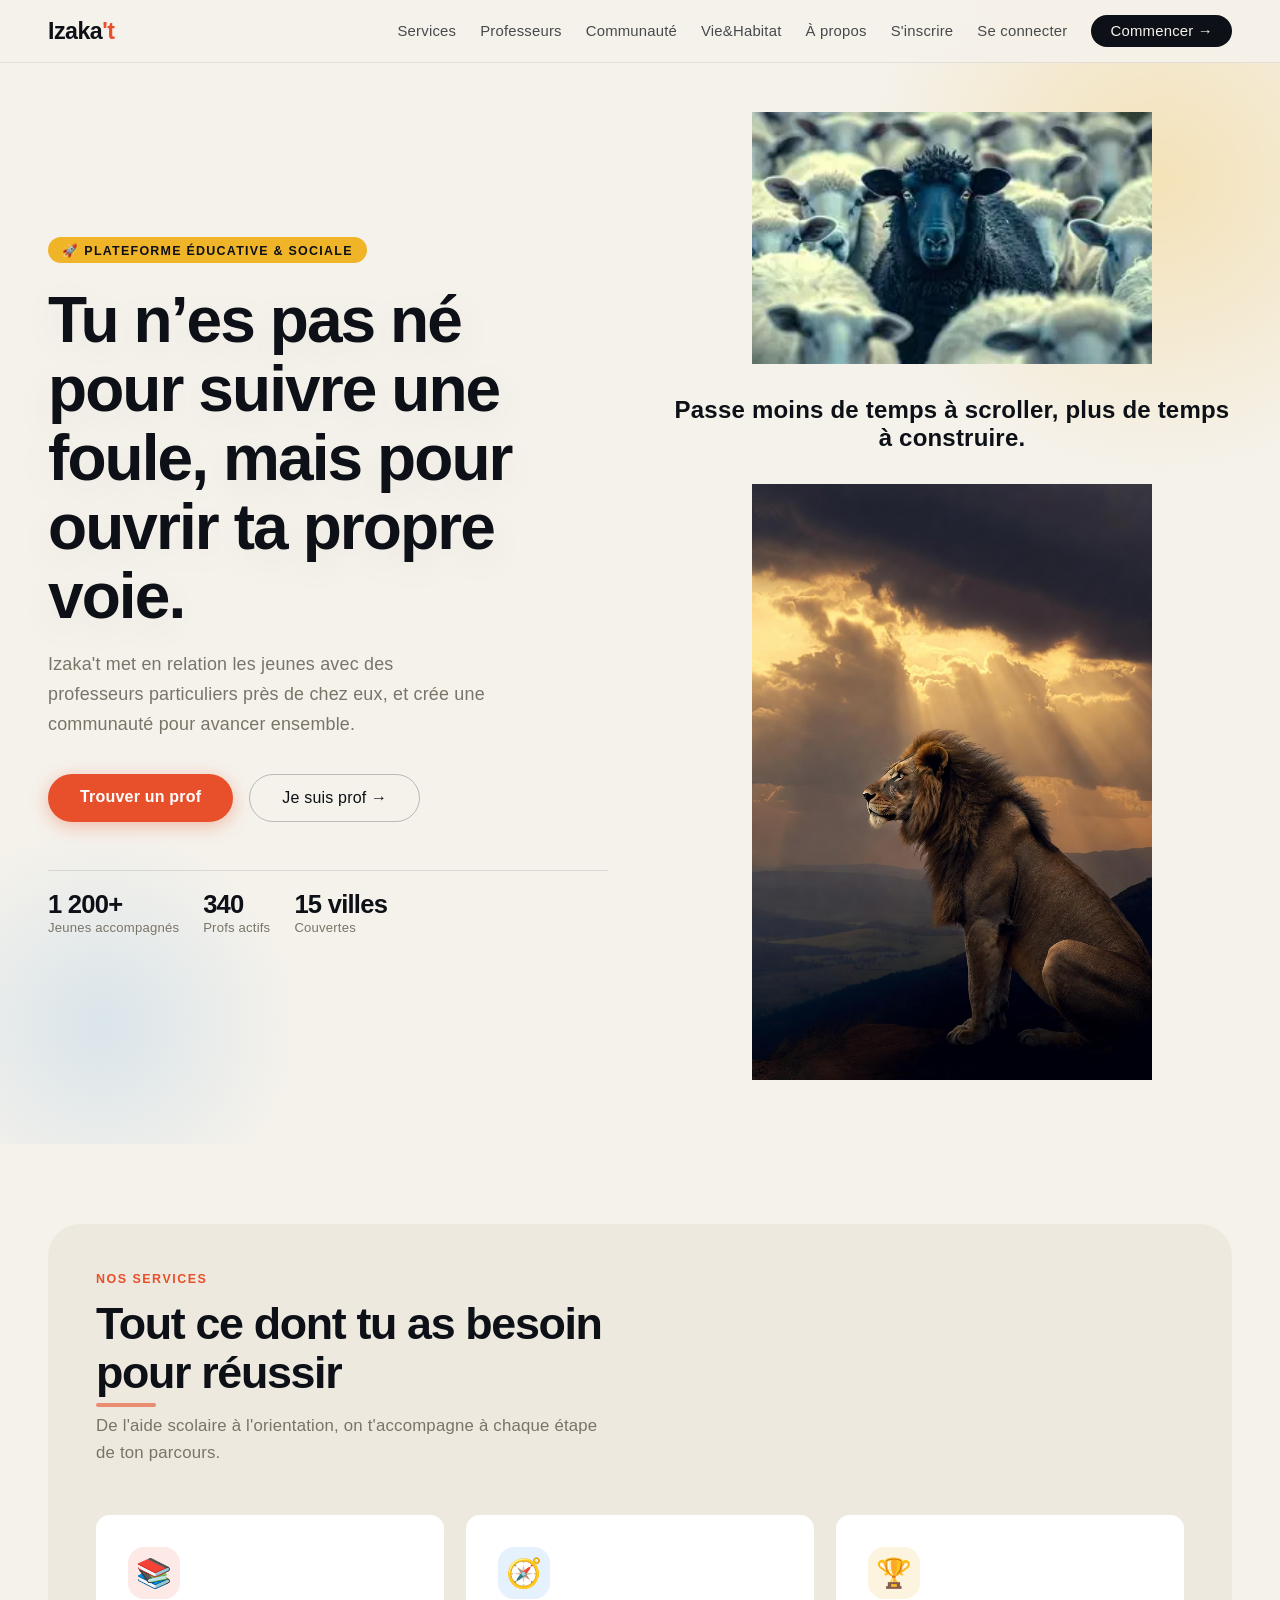
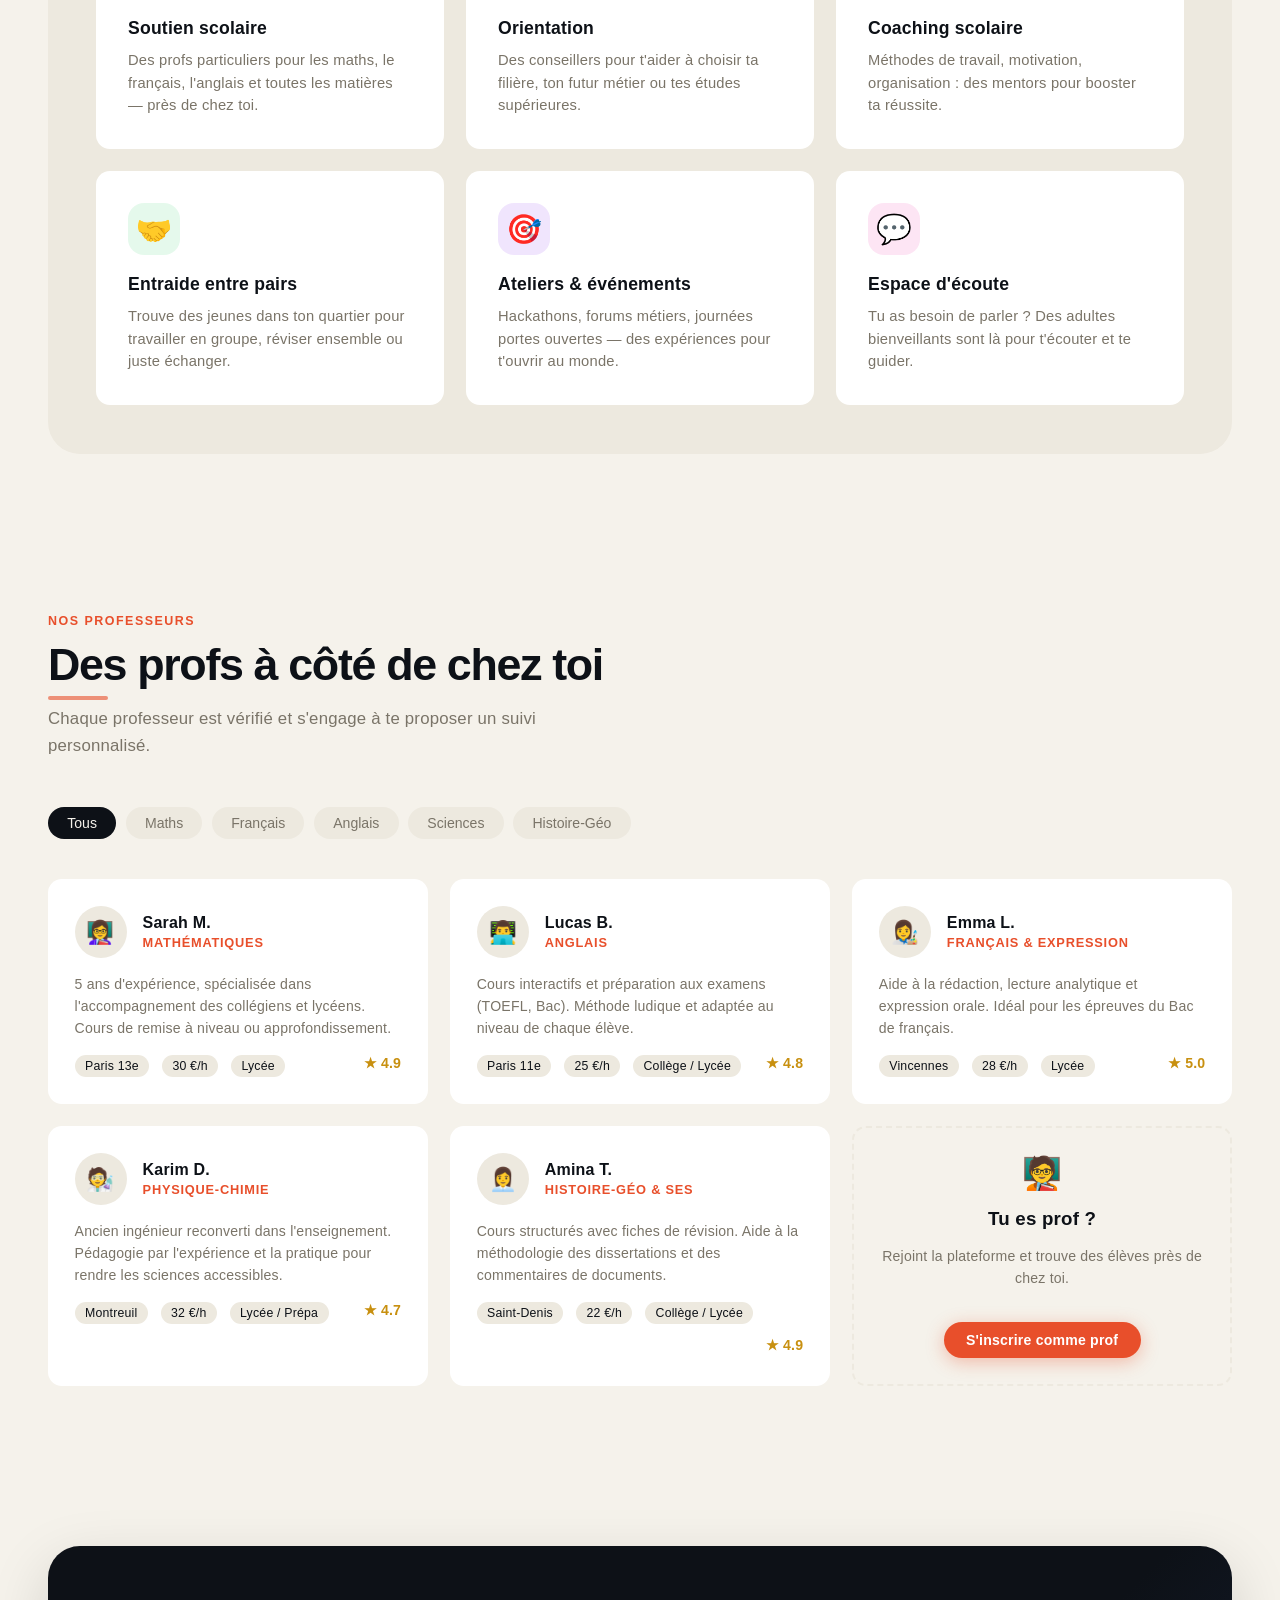
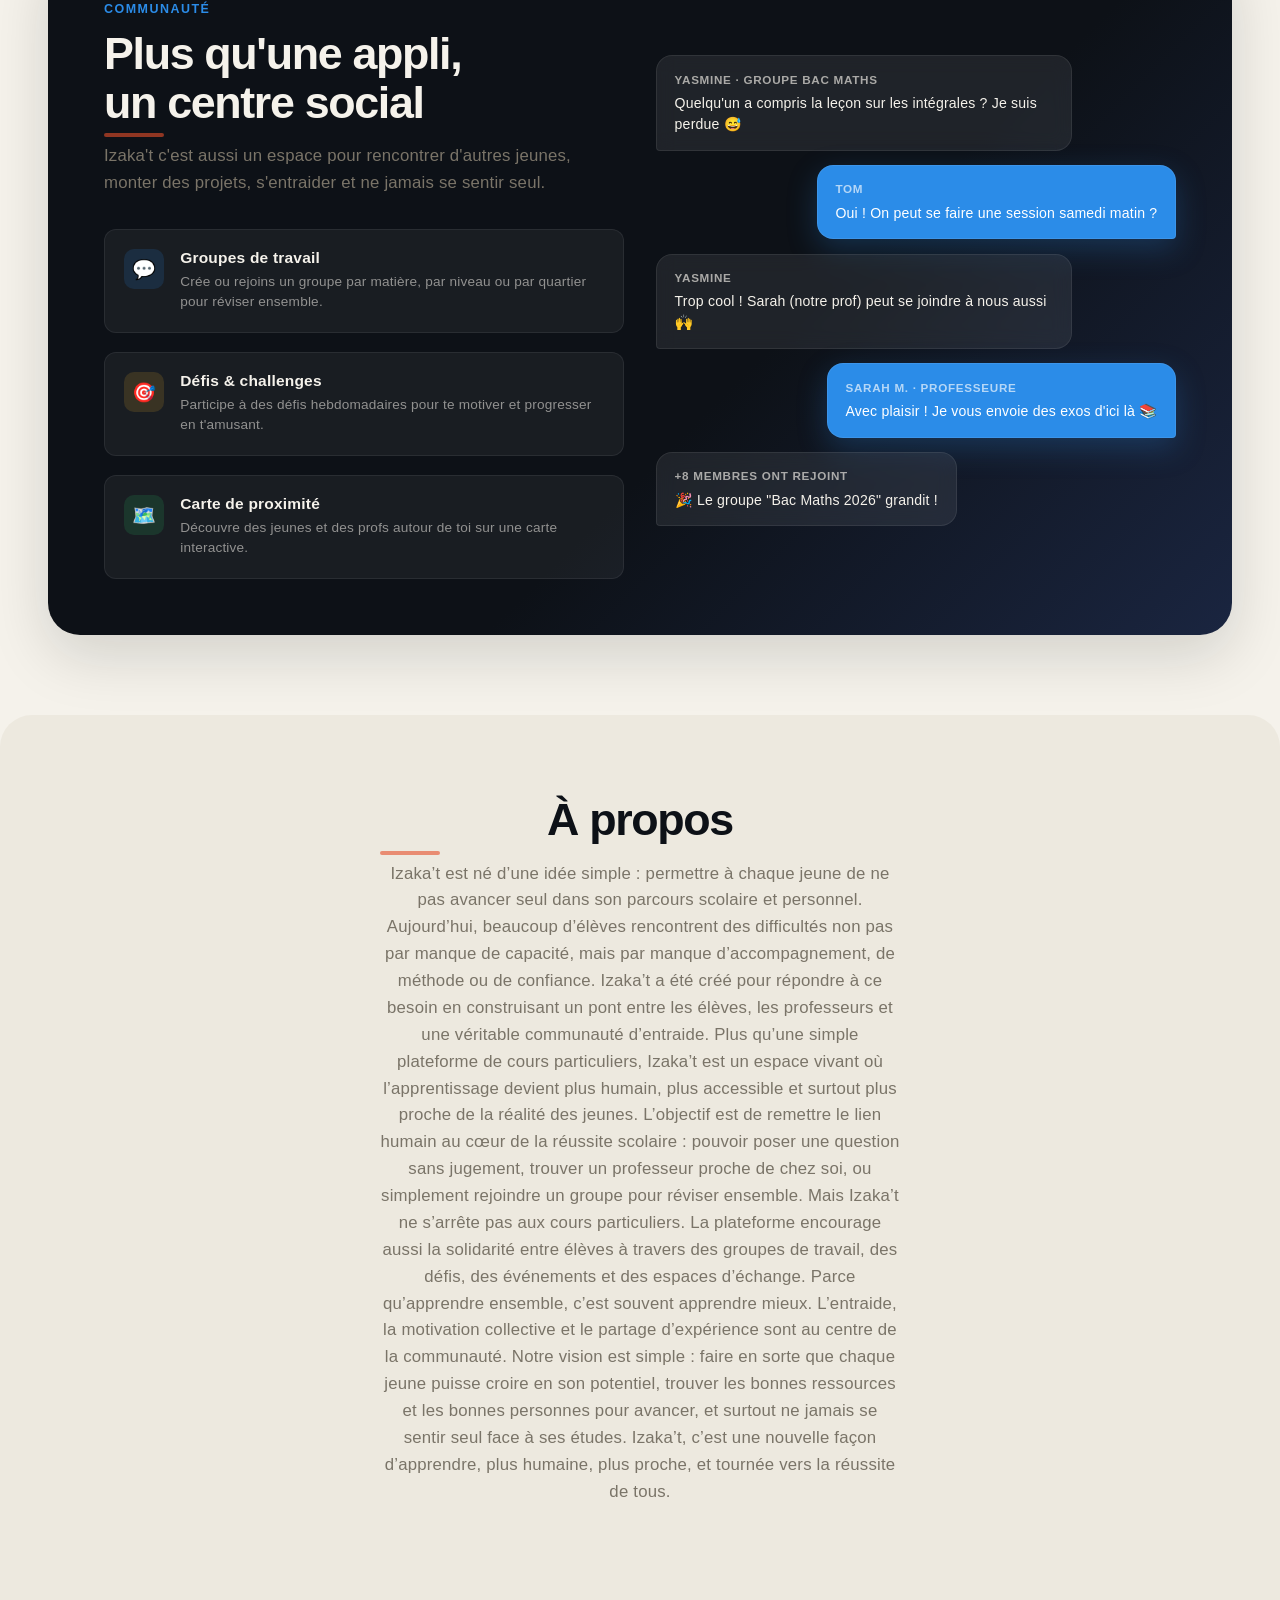
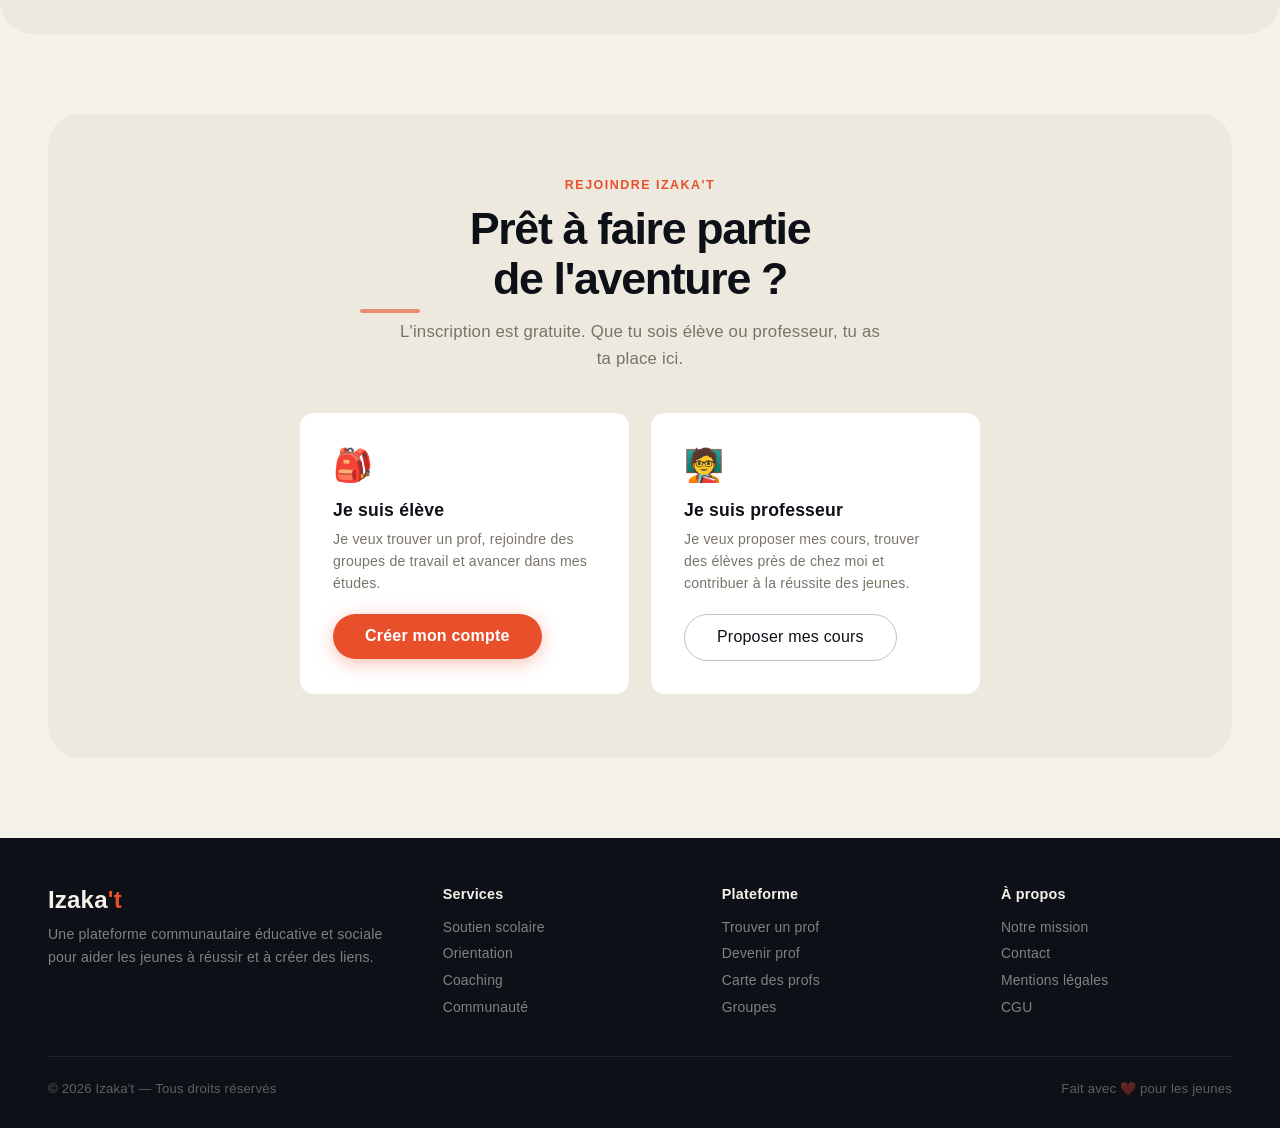
<file: index.html>
<!DOCTYPE html>
<html lang="fr">
    <head>
        
        <meta charset="UTF-8">
        <meta name="viewport" content="width=device-width, initial-scale=1.0">
        <title>Izaka't — Réussir ensemble</title>
        <link rel="stylesheet" href="css/style.css">
        

    </head>
<body>

<!-- ── NAV ── -->
<nav>
  <a href="#" class="nav-logo">Izaka<span>'t</span></a>
  
  <button class="menu-btn">☰</button>

  <ul class="nav-links">
    <li><a href="#services">Services</a></li>
    <li><a href="#profs">Professeurs</a></li>
    <li><a href="#communaute">Communauté</a></li>
    <li><a href="vieethabitat.html">Vie&amp;Habitat</a></li>
    <li><a href="#about">À propos</a></li>
    <li><a href="register.html">S'inscrire</a></li>
    <li><a href="login.html">Se connecter</a></li>
    <li><a href="#rejoindre" class="nav-cta">Commencer →</a></li>
  </ul>
</nav>

<!-- ── HERO ── -->
<section class="hero">
  <div class="hero-blob"></div>
  <div class="hero-blob2"></div>

  <div class="hero-text">
    <span class="hero-badge">🚀 Plateforme éducative &amp; sociale</span>
    <h1>
        Tu n’es pas né pour suivre une foule, mais pour ouvrir ta propre voie.
    </h1>
    <p>
      Izaka't met en relation les jeunes avec des professeurs particuliers
      près de chez eux, et crée une communauté pour avancer ensemble.
    </p>
            <div class="hero-actions">
                <a href="#profs" class="btn-primary">
                    Trouver un prof
                </a>
                <a href="#rejoindre" class="btn-secondary">
                    Je suis prof →
                </a>
            </div>
            <div class="stats-bar">
                <div class="stat">
                    <span class="stat-num">1 200+</span>
                    <span class="stat-label">Jeunes accompagnés</span>
                </div>
                <div class="stat">
                    <span class="stat-num">340</span>
                    <span class="stat-label">Profs actifs</span>
                </div>
                <div class="stat">
        <span class="stat-num">15 villes</span>
        <span class="stat-label">Couvertes</span>
                </div>
    </div>
  </div>
      <div class="hero-visual">
      <div class="hero-images">
        <img src="img/mouton.webp" alt="mouton">
      </div>

      <h2>Passe moins de temps à scroller, plus de temps à construire.</h2>

      <div class="hero-images">
        <img src="img/Lion2.jpg" alt="mouton">
      </div>
    </div>
      
</section>


<!-- ── SERVICES ── -->
<section id="services">
  <div class="services-bg" style="padding: 3rem;">
    <div class="section-header">
      <p class="section-label">Nos services</p>
      <h2 class="section-title">Tout ce dont tu as besoin<br>pour réussir</h2>
      <p class="section-sub">De l'aide scolaire à l'orientation, on t'accompagne à chaque étape de ton parcours.</p>
    </div>
    <div class="services-grid">
      <div class="service-card" style="opacity: 1; transform: translateY(0px); transition: opacity 0.5s, transform 0.5s;">
        <div class="service-icon icon-orange">📚</div>
        <h3>Soutien scolaire</h3>
        <p>Des profs particuliers pour les maths, le français, l'anglais et toutes les matières — près de chez toi.</p>
      </div>
      <div class="service-card" style="opacity: 1; transform: translateY(0px); transition: opacity 0.5s, transform 0.5s;">
        <div class="service-icon icon-blue">🧭</div>
        <h3>Orientation</h3>
        <p>Des conseillers pour t'aider à choisir ta filière, ton futur métier ou tes études supérieures.</p>
      </div>
      <div class="service-card" style="opacity: 1; transform: translateY(0px); transition: opacity 0.5s, transform 0.5s;">
        <div class="service-icon icon-gold">🏆</div>
        <h3>Coaching scolaire</h3>
        <p>Méthodes de travail, motivation, organisation : des mentors pour booster ta réussite.</p>
      </div>
      <div class="service-card" style="opacity: 1; transform: translateY(0px); transition: opacity 0.5s, transform 0.5s;">
        <div class="service-icon icon-green">🤝</div>
        <h3>Entraide entre pairs</h3>
        <p>Trouve des jeunes dans ton quartier pour travailler en groupe, réviser ensemble ou juste échanger.</p>
      </div>
      <div class="service-card" style="opacity: 1; transform: translateY(0px); transition: opacity 0.5s, transform 0.5s;">
        <div class="service-icon icon-purple">🎯</div>
        <h3>Ateliers &amp; événements</h3>
        <p>Hackathons, forums métiers, journées portes ouvertes — des expériences pour t'ouvrir au monde.</p>
      </div>
      <div class="service-card" style="opacity: 1; transform: translateY(0px); transition: opacity 0.5s, transform 0.5s;">
        <div class="service-icon icon-pink">💬</div>
        <h3>Espace d'écoute</h3>
        <p>Tu as besoin de parler ? Des adultes bienveillants sont là pour t'écouter et te guider.</p>
      </div>
    </div>
  </div>
</section>


<!-- ── PROFESSEURS ── -->
<section id="profs">
  <div class="section-header">
    <p class="section-label">Nos professeurs</p>
    <h2 class="section-title">Des profs à côté de chez toi</h2>
    <p class="section-sub">Chaque professeur est vérifié et s'engage à te proposer un suivi personnalisé.</p>
  </div>
  <div class="profs-tabs">
    <button class="tab-btn active">Tous</button>
    <button class="tab-btn">Maths</button>
    <button class="tab-btn">Français</button>
    <button class="tab-btn">Anglais</button>
    <button class="tab-btn">Sciences</button>
    <button class="tab-btn">Histoire-Géo</button>
  </div>
  <div class="profs-grid">
    <div class="prof-card" style="opacity: 1; transform: translateY(0px); transition: opacity 0.5s, transform 0.5s;">
      <div class="prof-header">
        <div class="prof-avatar">👩‍🏫</div>
        <div class="prof-info">
          <h3>Sarah M.</h3>
          <div class="prof-subject">Mathématiques</div>
        </div>
      </div>
      <p>5 ans d'expérience, spécialisée dans l'accompagnement des collégiens et lycéens. Cours de remise à niveau ou approfondissement.</p>
      <div class="prof-meta">
        <span class="prof-tag">Paris 13e</span>
        <span class="prof-tag">30 €/h</span>
        <span class="prof-tag">Lycée</span>
        <span class="prof-rating">★ 4.9</span>
      </div>
    </div>
    <div class="prof-card" style="opacity: 1; transform: translateY(0px); transition: opacity 0.5s, transform 0.5s;">
      <div class="prof-header">
        <div class="prof-avatar">👨‍💻</div>
        <div class="prof-info">
          <h3>Lucas B.</h3>
          <div class="prof-subject">Anglais</div>
        </div>
      </div>
      <p>Cours interactifs et préparation aux examens (TOEFL, Bac). Méthode ludique et adaptée au niveau de chaque élève.</p>
      <div class="prof-meta">
        <span class="prof-tag">Paris 11e</span>
        <span class="prof-tag">25 €/h</span>
        <span class="prof-tag">Collège / Lycée</span>
        <span class="prof-rating">★ 4.8</span>
      </div>
    </div>
    <div class="prof-card" style="opacity: 1; transform: translateY(0px); transition: opacity 0.5s, transform 0.5s;">
      <div class="prof-header">
        <div class="prof-avatar">👩‍🎨</div>
        <div class="prof-info">
          <h3>Emma L.</h3>
          <div class="prof-subject">Français &amp; Expression</div>
        </div>
      </div>
      <p>Aide à la rédaction, lecture analytique et expression orale. Idéal pour les épreuves du Bac de français.</p>
      <div class="prof-meta">
        <span class="prof-tag">Vincennes</span>
        <span class="prof-tag">28 €/h</span>
        <span class="prof-tag">Lycée</span>
        <span class="prof-rating">★ 5.0</span>
      </div>
    </div>
    <div class="prof-card" style="opacity: 1; transform: translateY(0px); transition: opacity 0.5s, transform 0.5s;">
      <div class="prof-header">
        <div class="prof-avatar">🧑‍🔬</div>
        <div class="prof-info">
          <h3>Karim D.</h3>
          <div class="prof-subject">Physique-Chimie</div>
        </div>
      </div>
      <p>Ancien ingénieur reconverti dans l'enseignement. Pédagogie par l'expérience et la pratique pour rendre les sciences accessibles.</p>
      <div class="prof-meta">
        <span class="prof-tag">Montreuil</span>
        <span class="prof-tag">32 €/h</span>
        <span class="prof-tag">Lycée / Prépa</span>
        <span class="prof-rating">★ 4.7</span>
      </div>
    </div>
    <div class="prof-card" style="opacity: 1; transform: translateY(0px); transition: opacity 0.5s, transform 0.5s;">
      <div class="prof-header">
        <div class="prof-avatar">👩‍💼</div>
        <div class="prof-info">
          <h3>Amina T.</h3>
          <div class="prof-subject">Histoire-Géo &amp; SES</div>
        </div>
      </div>
      <p>Cours structurés avec fiches de révision. Aide à la méthodologie des dissertations et des commentaires de documents.</p>
      <div class="prof-meta">
        <span class="prof-tag">Saint-Denis</span>
        <span class="prof-tag">22 €/h</span>
        <span class="prof-tag">Collège / Lycée</span>
        <span class="prof-rating">★ 4.9</span>
      </div>
    </div>
    <div class="prof-card" style="display: flex; align-items: center; justify-content: center; flex-direction: column; gap: 1rem; border: 2px dashed var(--cream); background: transparent; text-align: center; opacity: 1; transform: translateY(0px); transition: opacity 0.5s, transform 0.5s;">
      <div style="font-size:2rem;">🧑‍🏫</div>
      <h3 style="font-family:'Syne',sans-serif;font-weight:700;">Tu es prof ?</h3>
      <p style="font-size:.88rem;color:var(--muted);">Rejoint la plateforme et trouve des élèves près de chez toi.</p>
      <a href="#rejoindre" class="btn-primary" style="font-size:.88rem;padding:.65rem 1.4rem;">S'inscrire comme prof</a>
    </div>
  </div>
</section>

<!-- ── COMMUNAUTÉ ── -->
<section id="communaute">
  <div class="community" style="padding:3.5rem;">
    <div class="community-grid">
      <div>
        <p class="section-label">Communauté</p>
        <h2 class="section-title">Plus qu'une appli,<br>un centre social</h2>
        <p class="section-sub" style="margin-bottom:2rem;">Izaka't c'est aussi un espace pour rencontrer d'autres jeunes, monter des projets, s'entraider et ne jamais se sentir seul.</p>
        <div class="community-features">
          <div class="comm-feat" style="opacity: 1; transform: translateY(0px); transition: opacity 0.5s, transform 0.5s;">
            <div class="comm-feat-icon" style="background:rgba(43,140,232,.15);">💬</div>
            <div>
              <h4>Groupes de travail</h4>
              <p>Crée ou rejoins un groupe par matière, par niveau ou par quartier pour réviser ensemble.</p>
            </div>
          </div>
          <div class="comm-feat" style="opacity: 1; transform: translateY(0px); transition: opacity 0.5s, transform 0.5s;">
            <div class="comm-feat-icon" style="background:rgba(240,180,41,.15);">🎯</div>
            <div>
              <h4>Défis &amp; challenges</h4>
              <p>Participe à des défis hebdomadaires pour te motiver et progresser en t'amusant.</p>
            </div>
          </div>
          <div class="comm-feat" style="opacity: 1; transform: translateY(0px); transition: opacity 0.5s, transform 0.5s;">
            <div class="comm-feat-icon" style="background:rgba(43,200,100,.15);">🗺️</div>
            <div>
              <h4>Carte de proximité</h4>
              <p>Découvre des jeunes et des profs autour de toi sur une carte interactive.</p>
            </div>
          </div>
        </div>
      </div>
      <div class="community-visual">
        <div class="chat-bubble-demo">
          <div class="bubble left" style="animation-delay:.1s">
            <div class="bubble-name">Yasmine · Groupe Bac Maths</div>
            Quelqu'un a compris la leçon sur les intégrales ? Je suis perdue 😅
          </div>
          <div class="bubble right" style="animation-delay:.4s">
            <div class="bubble-name">Tom</div>
            Oui ! On peut se faire une session samedi matin ?
          </div>
          <div class="bubble left" style="animation-delay:.7s">
            <div class="bubble-name">Yasmine</div>
            Trop cool ! Sarah (notre prof) peut se joindre à nous aussi 🙌
          </div>
          <div class="bubble right" style="animation-delay:1s">
            <div class="bubble-name">Sarah M. · Professeure</div>
            Avec plaisir ! Je vous envoie des exos d'ici là 📚
          </div>
          <div class="bubble left" style="animation-delay:1.3s">
            <div class="bubble-name">+8 membres ont rejoint</div>
            🎉 Le groupe "Bac Maths 2026" grandit !
          </div>
        </div>
      </div>
    </div>
  </div>
</section>

<!-- ── A PROPOS ── -->
<section id="about" class="about services-bg">
  
  <div class="section-header">
    <h2 class="section-title">À propos</h2>
    <p class="section-sub">
      Izaka’t est né d’une idée simple : permettre à chaque jeune de ne pas avancer seul dans son parcours scolaire et personnel. Aujourd’hui, beaucoup d’élèves rencontrent des difficultés non pas par manque de capacité, mais par manque d’accompagnement, de méthode ou de confiance. Izaka’t a été créé pour répondre à ce besoin en construisant un pont entre les élèves, les professeurs et une véritable communauté d’entraide.
Plus qu’une simple plateforme de cours particuliers, Izaka’t est un espace vivant où l’apprentissage devient plus humain, plus accessible et surtout plus proche de la réalité des jeunes. L’objectif est de remettre le lien humain au cœur de la réussite scolaire : pouvoir poser une question sans jugement, trouver un professeur proche de chez soi, ou simplement rejoindre un groupe pour réviser ensemble.
Mais Izaka’t ne s’arrête pas aux cours particuliers. La plateforme encourage aussi la solidarité entre élèves à travers des groupes de travail, des défis, des événements et des espaces d’échange. Parce qu’apprendre ensemble, c’est souvent apprendre mieux. L’entraide, la motivation collective et le partage d’expérience sont au centre de la communauté.
Notre vision est simple : faire en sorte que chaque jeune puisse croire en son potentiel, trouver les bonnes ressources et les bonnes personnes pour avancer, et surtout ne jamais se sentir seul face à ses études. Izaka’t, c’est une nouvelle façon d’apprendre, plus humaine, plus proche, et tournée vers la réussite de tous.
    </p>
  </div>

</section>

<!-- ── REJOINDRE ── -->
<section id="rejoindre">
  <div class="join" style="padding:4rem 3rem;">
    <p class="section-label">Rejoindre Izaka't</p>
    <h2 class="section-title">Prêt à faire partie<br>de l'aventure ?</h2>
    <p class="section-sub">L'inscription est gratuite. Que tu sois élève ou professeur, tu as ta place ici.</p>
    <div class="join-cards">
      <div class="join-card">
        <div class="join-card-icon">🎒</div>
        <h3>Je suis élève</h3>
        <p>Je veux trouver un prof, rejoindre des groupes de travail et avancer dans mes études.</p>
        <a href="register.html" class="btn-primary">Créer mon compte</a>
      </div>
      <div class="join-card">
        <div class="join-card-icon">🧑‍🏫</div>
        <h3>Je suis professeur</h3>
        <p>Je veux proposer mes cours, trouver des élèves près de chez moi et contribuer à la réussite des jeunes.</p>
        <a href="#" class="btn-secondary">Proposer mes cours</a>
      </div>
    </div>
  </div>
</section>

<!-- ── FOOTER ── -->
<footer>
  <div class="footer-inner">
    <div>
      <div class="footer-logo">Izaka<span>'t</span></div>
      <p class="footer-desc">Une plateforme communautaire éducative et sociale pour aider les jeunes à réussir et à créer des liens.</p>
    </div>
    <div class="footer-col">
      <h5>Services</h5>
      <ul>
        <li><a href="#">Soutien scolaire</a></li>
        <li><a href="#">Orientation</a></li>
        <li><a href="#">Coaching</a></li>
        <li><a href="#">Communauté</a></li>
      </ul>
    </div>
    <div class="footer-col">
      <h5>Plateforme</h5>
      <ul>
        <li><a href="#">Trouver un prof</a></li>
        <li><a href="#">Devenir prof</a></li>
        <li><a href="#">Carte des profs</a></li>
        <li><a href="#">Groupes</a></li>
      </ul>
    </div>
    <div class="footer-col">
      <h5>À propos</h5>
      <ul>
        <li><a href="#">Notre mission</a></li>
        <li><a href="#">Contact</a></li>
        <li><a href="#">Mentions légales</a></li>
        <li><a href="#">CGU</a></li>
      </ul>
    </div>
  </div>
  <div class="footer-bottom">
    <span>© 2026 Izaka't — Tous droits réservés</span>
    <span>Fait avec ❤️ pour les jeunes</span>
  </div>
</footer>

<script>
  // Tabs filter (UX only, pas de filtre réel)
  document.querySelectorAll('.tab-btn').forEach(btn => {
    btn.addEventListener('click', () => {
      document.querySelectorAll('.tab-btn').forEach(b => b.classList.remove('active'));
      btn.classList.add('active');
    });
  });

  // Scroll reveal léger
  const observer = new IntersectionObserver(entries => {
    entries.forEach(e => {
      if (e.isIntersecting) {
        e.target.style.opacity = '1';
        e.target.style.transform = 'translateY(0)';
      }
    });
  }, { threshold: 0.1 });

  document.querySelectorAll('.service-card, .prof-card, .hcard, .step, .comm-feat').forEach(el => {
    el.style.opacity = '0';
    el.style.transform = 'translateY(20px)';
    el.style.transition = 'opacity .5s ease, transform .5s ease';
    observer.observe(el);
  });
</script>

<script>
  const nav = document.querySelector(".nav-links");
  const btn = document.querySelector(".menu-btn");

  btn.addEventListener("click", () => {
    nav.classList.toggle("open");
  });
</script>

</body></html>
</file>
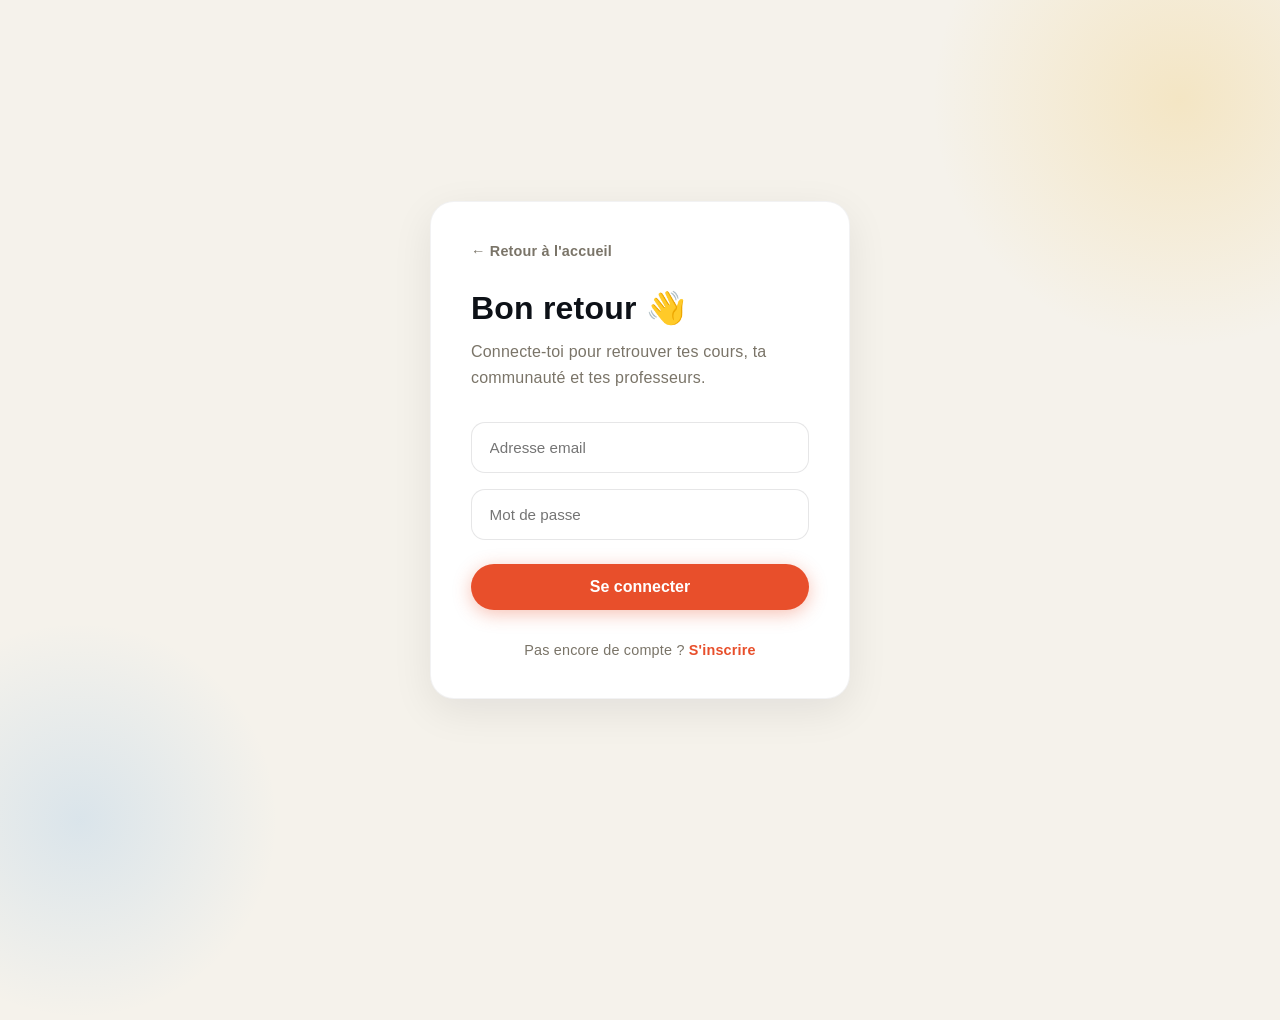
<file: dashboard.html>
<!DOCTYPE html>
<html lang="fr">
<head>
  <meta charset="UTF-8">
  <title>Dashboard</title>
  <link rel="stylesheet" href="css/style.css">
</head>

<body class="dashboard-page">

  <div class="dashboard-header">
    <div class="dashboard-title">Mon <span>Dashboard</span></div>
  </div>

  <div class="dashboard-container">
    <div class="dashboard-card">

      <p id="userInfo">Chargement...</p>

      <button id="logoutBtn">Déconnexion</button>

    </div>
  </div>

  <script src="dashboard.js"></script>
</body>
</file>
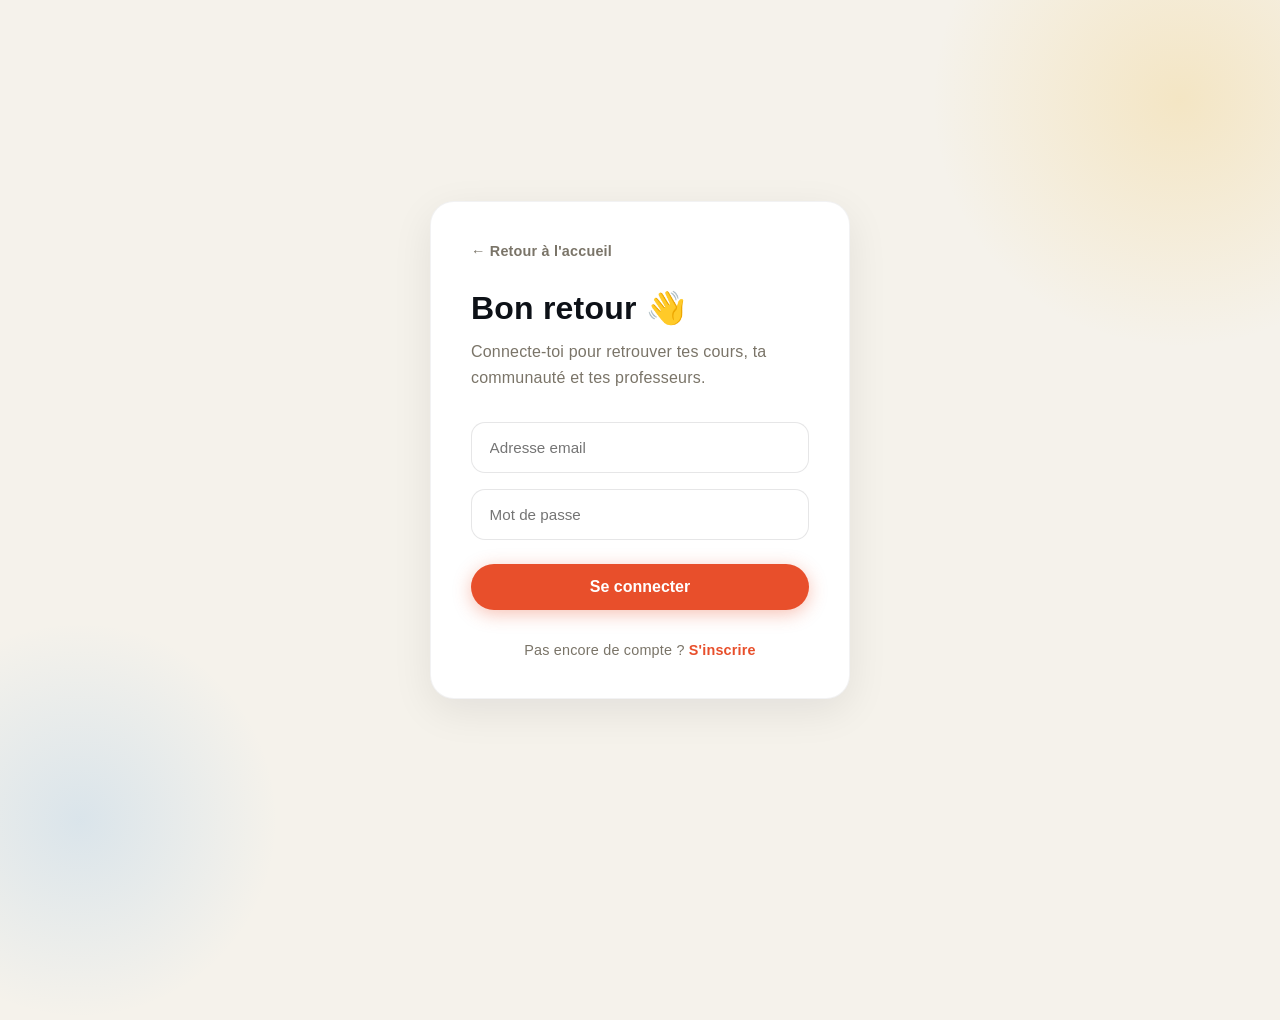
<file: login.html>
<!DOCTYPE html>
<html lang="fr">
<head>
    <meta charset="UTF-8">
    <meta name="viewport" content="width=device-width, initial-scale=1.0">
    <title>Connexion — Izaka't</title>
    <link rel="stylesheet" href="css/style.css">
</head>

<body class="login-page">

    <div class="login-blob"></div>
    <div class="login-blob2"></div>

    <div class="login-container">

        <a href="index.html" class="back-home">
            ← Retour à l'accueil
        </a>

        <h1 class="login-title">
            Bon retour 👋
        </h1>

        <p class="login-subtitle">
            Connecte-toi pour retrouver tes cours, ta communauté et tes professeurs.
        </p>

        <form id="loginForm" class="login-form">
            <input type="email" id="email" placeholder="Adresse email" required>
            <input type="password" id="password" placeholder="Mot de passe" required>

            <button type="submit" class="btn-primary">
                Se connecter
            </button>
        </form>

        <p id="message"></p>

        <div class="login-footer">
            Pas encore de compte ?
            <a href="register.html">
                S'inscrire
            </a>
        </div>

    </div>

    <script src="/js/login.js"></script>

</body>
</html>
</file>
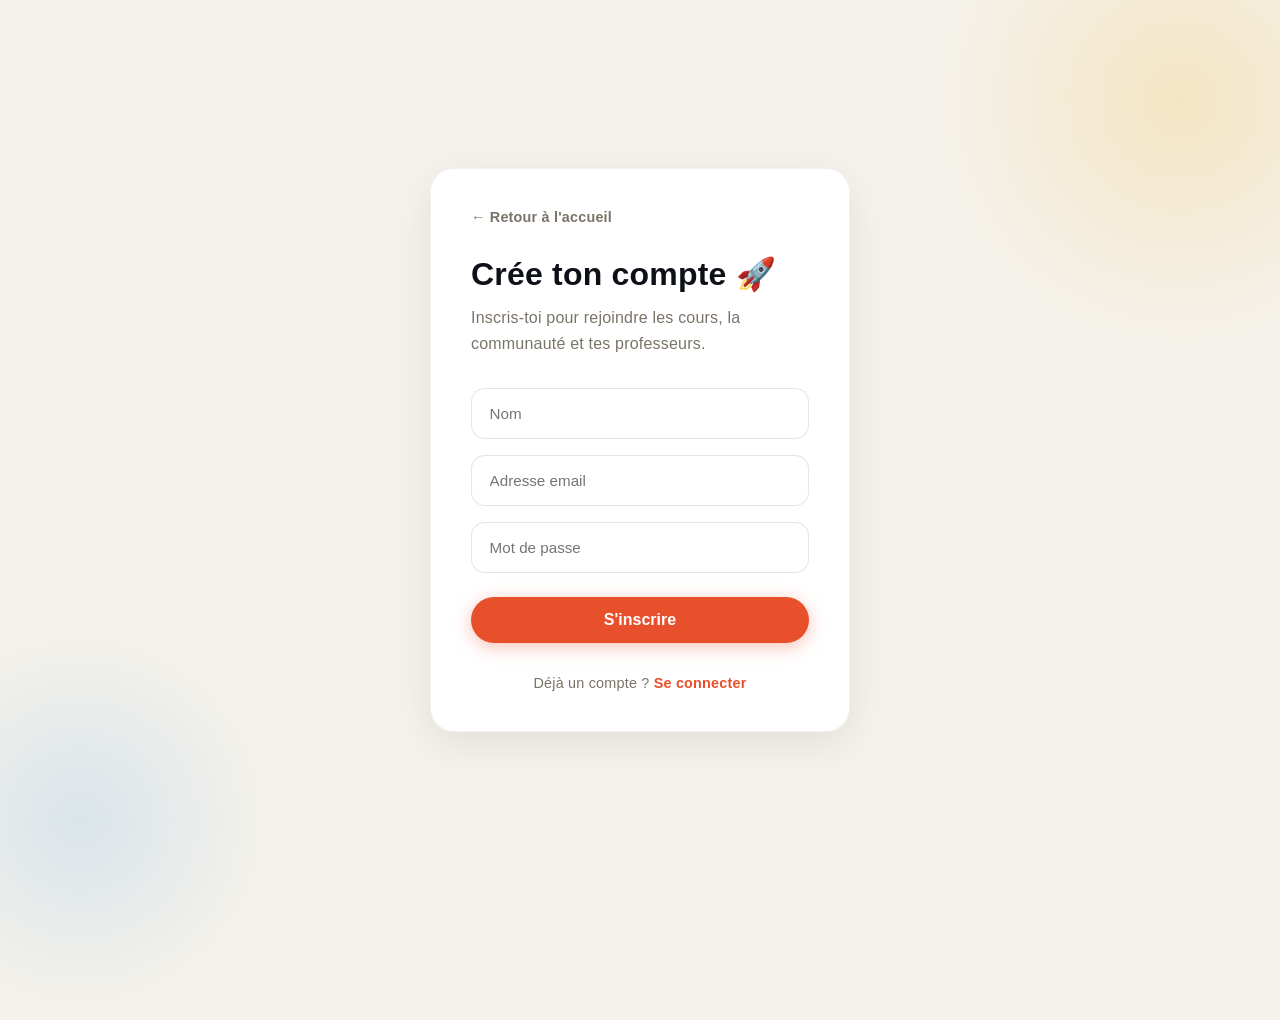
<file: register.html>
<html lang="fr"><head>
  <meta charset="UTF-8">
  <meta name="viewport" content="width=device-width, initial-scale=1.0">
  <title>Inscription — Izaka't</title>

  <link rel="stylesheet" href="css/style.css">
</head>

<body class="login-page">

  <div class="login-blob"></div>
  <div class="login-blob2"></div>

  <div class="login-container">

    <a href="index.html" class="back-home">
      ← Retour à l'accueil
    </a>

    <h1 class="login-title">
      Crée ton compte 🚀
    </h1>

    <p class="login-subtitle">
      Inscris-toi pour rejoindre les cours, la communauté et tes professeurs.
    </p>

    <form id="registerForm" class="login-form">

      <input type="text" id="username" placeholder="Nom" required="">

      <input type="email" id="email" placeholder="Adresse email" required="">

      <input type="password" id="password" placeholder="Mot de passe" required="">

      <button type="submit" class="btn-primary">
        S'inscrire
      </button>

    </form>

    <p id="message"></p>

    <div class="login-footer">
      Déjà un compte ?
      <a href="login.html">
        Se connecter
      </a>
    </div>

  </div>

  <script src="register.js"></script>


</body></html>
</file>
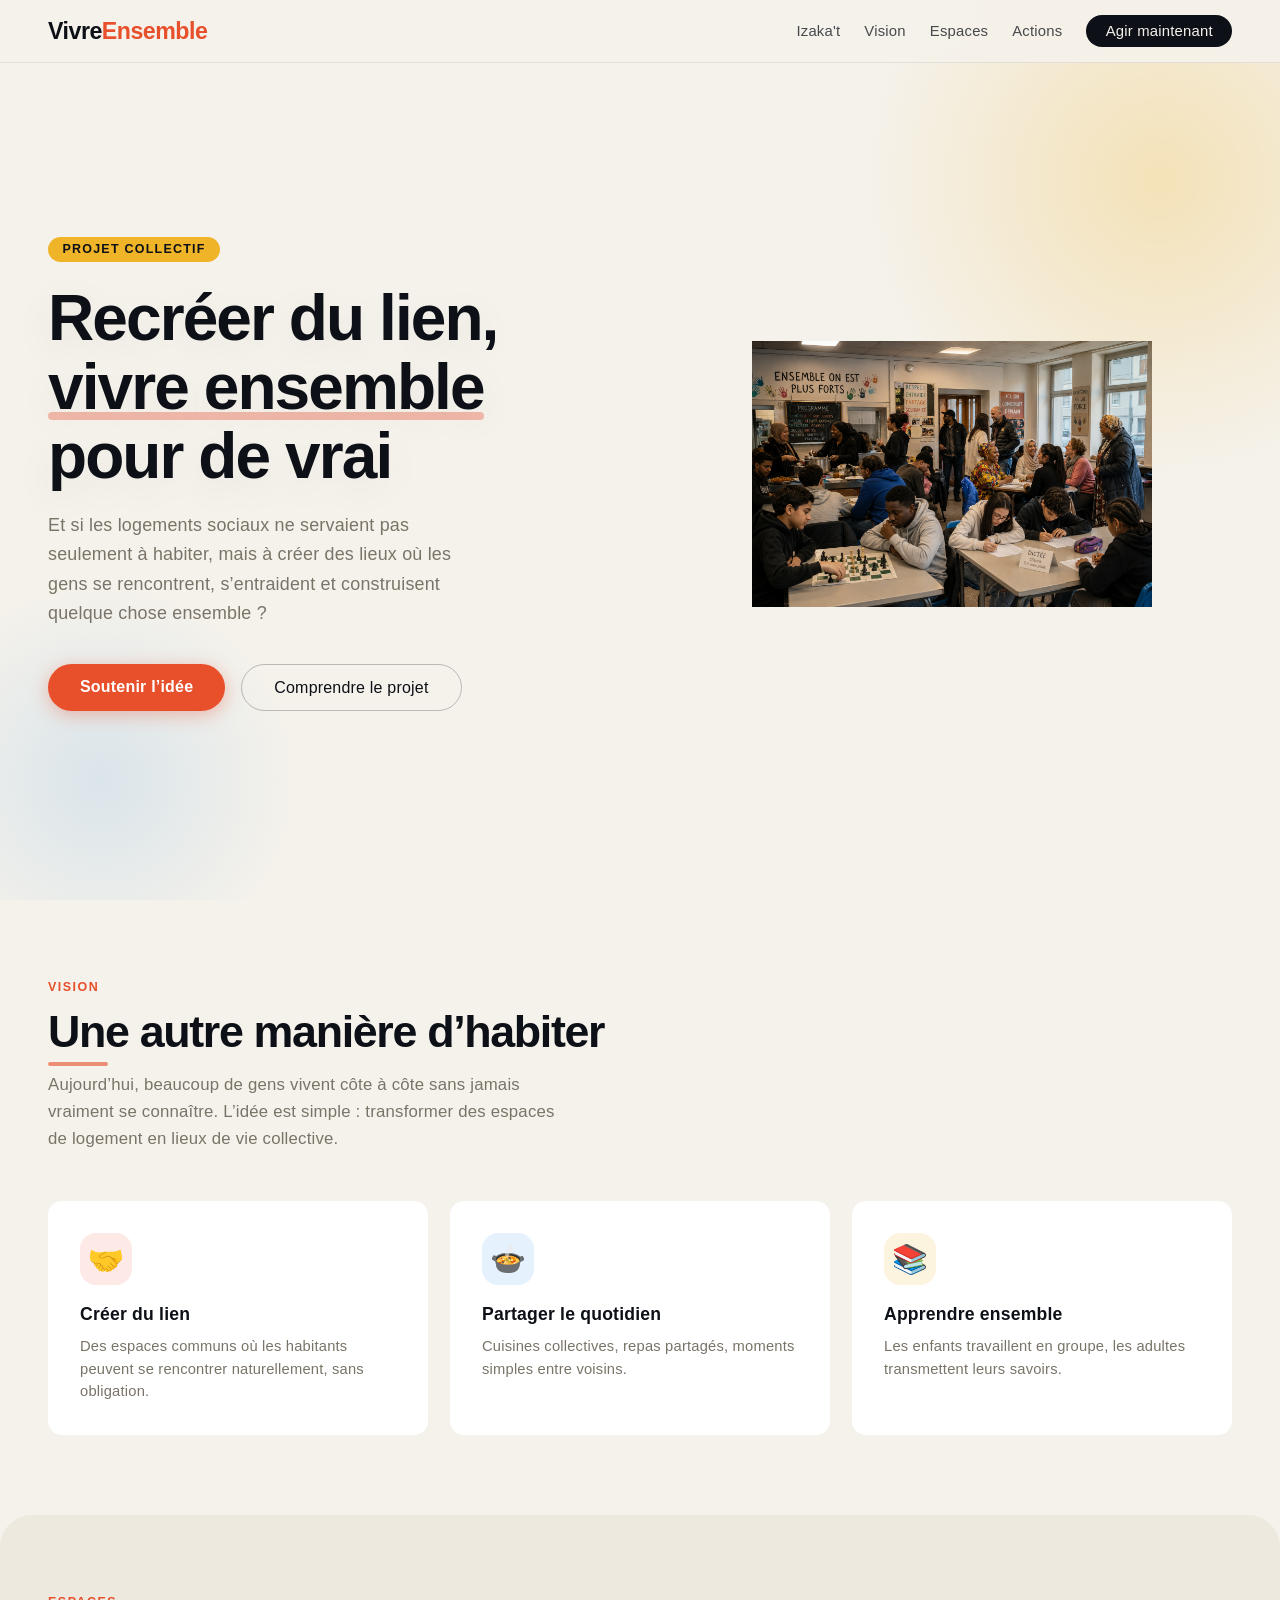
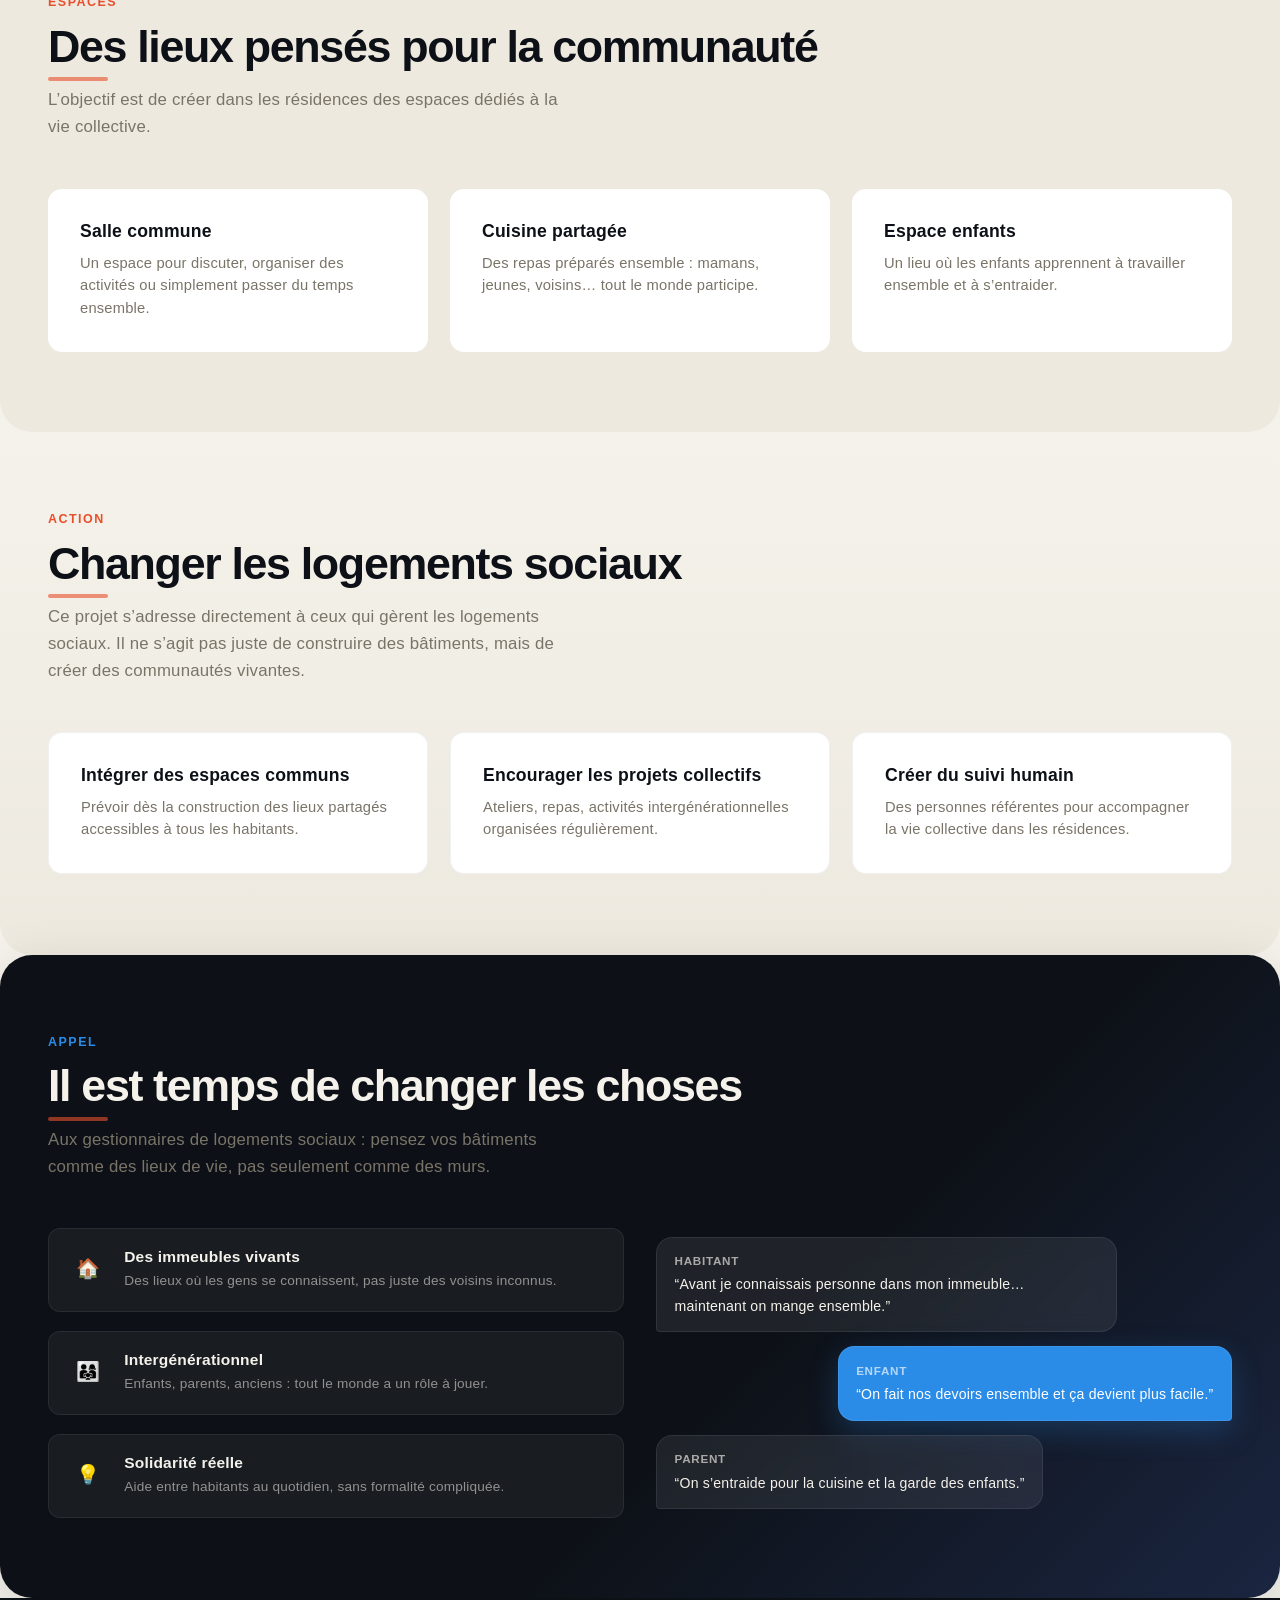
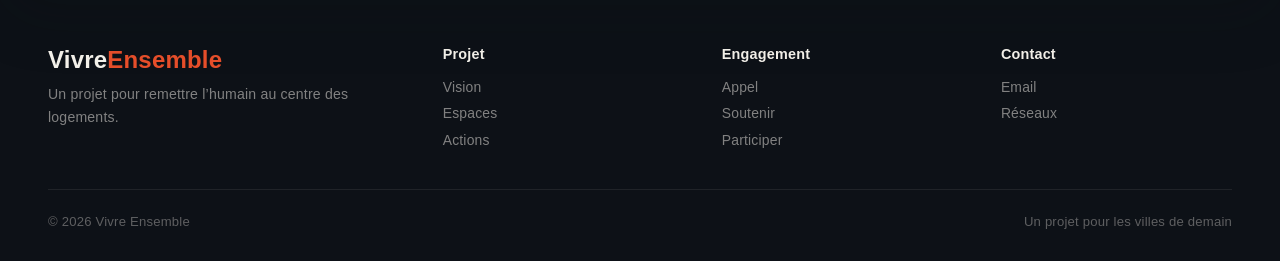
<file: vieethabitat.html>
<!DOCTYPE html>
<html lang="fr">
<head>
  <meta charset="UTF-8" />
  <meta name="viewport" content="width=device-width, initial-scale=1.0"/>
  <title>Vivre Ensemble</title>

  
  <link rel="stylesheet" href="css/style.css">
</head>

<body>

<!-- NAV -->
<nav>
  <a href="#" class="nav-logo">Vivre<span>Ensemble</span></a>

  <button class="menu-btn">☰</button>
  <ul class="nav-links">
    <li><a href="index.html">Izaka't</a></li>
    <li><a href="#vision">Vision</a></li>
    <li><a href="#espaces">Espaces</a></li>
    <li><a href="#actions">Actions</a></li>
    <li><a href="#appel" class="nav-cta">Agir maintenant</a></li>
  </ul>
</nav>

<!-- HERO -->
<header class="hero">

  <div class="hero-blob"></div>
  <div class="hero-blob2"></div>

  <div class="hero-text">
    <span class="hero-badge">Projet collectif</span>

    <h1>
      Recréer du lien,<br>
      <span class="underline">vivre ensemble</span> pour de vrai
    </h1>

    <p>
      Et si les logements sociaux ne servaient pas seulement à habiter,
      mais à créer des lieux où les gens se rencontrent, s’entraident et construisent quelque chose ensemble ?
    </p>

    <div class="hero-actions">
      <a href="#appel" class="btn-primary">Soutenir l’idée</a>
      <a href="#vision" class="btn-secondary">Comprendre le projet</a>
    </div>
    
  </div>
    <div class="hero-images">
      <img src="img/local-viethabitat.png" alt="mouton">
    </div>

</header>

<!-- VISION -->
<section id="vision">
  <div class="section-header">
    <div class="section-label">Vision</div>
    <h2 class="section-title">Une autre manière d’habiter</h2>
    <p class="section-sub">
      Aujourd’hui, beaucoup de gens vivent côte à côte sans jamais vraiment se connaître.
      L’idée est simple : transformer des espaces de logement en lieux de vie collective.
    </p>
  </div>

  <div class="services-grid">

    <div class="service-card">
      <div class="service-icon icon-orange">🤝</div>
      <h3>Créer du lien</h3>
      <p>Des espaces communs où les habitants peuvent se rencontrer naturellement, sans obligation.</p>
    </div>

    <div class="service-card">
      <div class="service-icon icon-blue">🍲</div>
      <h3>Partager le quotidien</h3>
      <p>Cuisines collectives, repas partagés, moments simples entre voisins.</p>
    </div>

    <div class="service-card">
      <div class="service-icon icon-gold">📚</div>
      <h3>Apprendre ensemble</h3>
      <p>Les enfants travaillent en groupe, les adultes transmettent leurs savoirs.</p>
    </div>

  </div>
</section>

<!-- ESPACES -->
<section id="espaces" class="services-bg">

  <div class="section-header">
    <div class="section-label">Espaces</div>
    <h2 class="section-title">Des lieux pensés pour la communauté</h2>
    <p class="section-sub">
      L’objectif est de créer dans les résidences des espaces dédiés à la vie collective.
    </p>
  </div>

  <div class="services-grid">

    <div class="service-card">
      <h3>Salle commune</h3>
      <p>Un espace pour discuter, organiser des activités ou simplement passer du temps ensemble.</p>
    </div>

    <div class="service-card">
      <h3>Cuisine partagée</h3>
      <p>Des repas préparés ensemble : mamans, jeunes, voisins… tout le monde participe.</p>
    </div>

    <div class="service-card">
      <h3>Espace enfants</h3>
      <p>Un lieu où les enfants apprennent à travailler ensemble et à s’entraider.</p>
    </div>

  </div>

</section>

<!-- ACTION -->
<section id="actions">

  <div class="section-header">
    <div class="section-label">Action</div>
    <h2 class="section-title">Changer les logements sociaux</h2>
    <p class="section-sub">
      Ce projet s’adresse directement à ceux qui gèrent les logements sociaux.
      Il ne s’agit pas juste de construire des bâtiments, mais de créer des communautés vivantes.
    </p>
  </div>

  <div class="services-grid">

    <div class="service-card">
      <h3>Intégrer des espaces communs</h3>
      <p>Prévoir dès la construction des lieux partagés accessibles à tous les habitants.</p>
    </div>

    <div class="service-card">
      <h3>Encourager les projets collectifs</h3>
      <p>Ateliers, repas, activités intergénérationnelles organisées régulièrement.</p>
    </div>

    <div class="service-card">
      <h3>Créer du suivi humain</h3>
      <p>Des personnes référentes pour accompagner la vie collective dans les résidences.</p>
    </div>

  </div>

</section>

<!-- APPEL -->
<section id="appel" class="community">

  <div class="section-header">
    <div class="section-label">Appel</div>
    <h2 class="section-title">Il est temps de changer les choses</h2>
    <p class="section-sub">
      Aux gestionnaires de logements sociaux : pensez vos bâtiments comme des lieux de vie,
      pas seulement comme des murs.
    </p>
  </div>

  <div class="community-grid">

    <div class="community-features">

      <div class="comm-feat">
        <div class="comm-feat-icon">🏠</div>
        <div>
          <h4>Des immeubles vivants</h4>
          <p>Des lieux où les gens se connaissent, pas juste des voisins inconnus.</p>
        </div>
      </div>

      <div class="comm-feat">
        <div class="comm-feat-icon">👨‍👩‍👧</div>
        <div>
          <h4>Intergénérationnel</h4>
          <p>Enfants, parents, anciens : tout le monde a un rôle à jouer.</p>
        </div>
      </div>

      <div class="comm-feat">
        <div class="comm-feat-icon">💡</div>
        <div>
          <h4>Solidarité réelle</h4>
          <p>Aide entre habitants au quotidien, sans formalité compliquée.</p>
        </div>
      </div>

    </div>

    <div class="community-visual">
      <div class="chat-bubble-demo">

        <div class="bubble left">
          <div class="bubble-name">Habitant</div>
          “Avant je connaissais personne dans mon immeuble… maintenant on mange ensemble.”
        </div>

        <div class="bubble right">
          <div class="bubble-name">Enfant</div>
          “On fait nos devoirs ensemble et ça devient plus facile.”
        </div>

        <div class="bubble left">
          <div class="bubble-name">Parent</div>
          “On s’entraide pour la cuisine et la garde des enfants.”
        </div>

      </div>
    </div>

  </div>

</section>

<!-- FOOTER -->
<footer>
  <div class="footer-inner">

    <div>
      <div class="footer-logo">Vivre<span>Ensemble</span></div>
      <p class="footer-desc">
        Un projet pour remettre l’humain au centre des logements.
      </p>
    </div>

    <div class="footer-col">
      <h5>Projet</h5>
      <ul>
        <li><a href="#vision">Vision</a></li>
        <li><a href="#espaces">Espaces</a></li>
        <li><a href="#actions">Actions</a></li>
      </ul>
    </div>

    <div class="footer-col">
      <h5>Engagement</h5>
      <ul>
        <li><a href="#appel">Appel</a></li>
        <li><a href="#">Soutenir</a></li>
        <li><a href="#">Participer</a></li>
      </ul>
    </div>

    <div class="footer-col">
      <h5>Contact</h5>
      <ul>
        <li><a href="#">Email</a></li>
        <li><a href="#">Réseaux</a></li>
      </ul>
    </div>

  </div>

  <div class="footer-bottom">
    <span>© 2026 Vivre Ensemble</span>
    <span>Un projet pour les villes de demain</span>
  </div>
</footer>
  <script>
    const nav = document.querySelector(".nav-links");
    const btn = document.querySelector(".menu-btn");

    btn.addEventListener("click", () => {
      nav.classList.toggle("open");
    });
  </script>

</body>
</html>
</file>
<file: css/style.css>
*, *::before, *::after { box-sizing: border-box; margin: 0; padding: 0; }

    :root {
      --ink:     #0d1117;
      --paper:   #f5f2eb;
      --cream:   #ede9df;
      --accent:  #e84f2b;
      --accent2: #2b8ce8;
      --gold:    #f0b429;
      --muted:   #7a7468;
      --card-bg: #ffffff;
      --radius:  14px;
    }

    html { scroll-behavior: smooth; }

    body {
      font-family: 'DM Sans', sans-serif;
      background: var(--paper);
      color: var(--ink);
      overflow-x: hidden;
    }
.menu-btn {
  display: none;
  font-size: 1.6rem;
  background: none;
  border: none;
  cursor: pointer;
}

@media (max-width: 900px) {
  
  .menu-btn {
    display: block;
  }
}
    /* ── NAV ── */
    nav {
      position: fixed; top: 0; left: 0; right: 0; z-index: 100;
      display: flex; align-items: center; justify-content: space-between;
      padding: 1.1rem 3rem;
      background: rgba(245,242,235,.88);
      backdrop-filter: blur(12px);
      border-bottom: 1px solid rgba(13,17,23,.08);
    }
    .nav-logo {
      font-family: 'Syne', sans-serif;
      font-weight: 800; font-size: 1.45rem;
      color: var(--ink); text-decoration: none; letter-spacing: -.5px;
    }
    .nav-logo span { color: var(--accent); }

    .nav-links {
      display: flex;
      gap: 1.5rem;
      list-style: none;
      align-items: center;
    }
    .nav-links {
      transition: all 0.3s ease;
    }
    .nav-links a {
      font-size: .93rem; font-weight: 500; color: var(--ink);
      text-decoration: none; opacity: .75; transition: opacity .2s;
    }
    .nav-links a:hover { opacity: 1; }
    .nav-cta {
      background: var(--ink); color: var(--paper) !important;
      padding: .5rem 1.2rem; border-radius: 100px; opacity: 1 !important;
    }
    .nav-cta:hover { background: var(--accent); }

    /* ── HERO ── */
    .hero {
      min-height: 100vh;
      display: grid; grid-template-columns: 1fr 1fr;
      align-items: center; gap: 4rem;
      padding: 7rem 3rem 4rem;
      position: relative; overflow: hidden;
    }
    .hero-blob {
      position: absolute; top: -120px; right: -180px;
      width: 600px; height: 600px; border-radius: 50%;
      background: radial-gradient(circle, #f0b42944 0%, transparent 70%);
      animation: pulse 6s ease-in-out infinite;
    }
    .hero-blob2 {
      position: absolute; bottom: -80px; left: -100px;
      width: 400px; height: 400px; border-radius: 50%;
      background: radial-gradient(circle, #2b8ce822 0%, transparent 70%);
      animation: pulse 8s ease-in-out infinite reverse;
    }
    @keyframes pulse {
      0%,100% { transform: scale(1); }
      50%      { transform: scale(1.08); }
    }
    .hero-text { position: relative; z-index: 2; }
    .hero-badge {
      display: inline-block;
      background: var(--gold); color: var(--ink);
      font-size: .78rem; font-weight: 700; letter-spacing: .08em; text-transform: uppercase;
      padding: .35rem .9rem; border-radius: 100px; margin-bottom: 1.4rem;
    }
    .hero h1 {
      font-family: 'Syne', sans-serif;
      font-size: clamp(2.6rem, 5vw, 4.2rem);
      font-weight: 800; line-height: 1.08; letter-spacing: -.03em;
      margin-bottom: 1.2rem;
    }
    .hero h1 .underline {
      position: relative; display: inline-block;
    }
    .hero h1 .underline::after {
      content: '';
      position: absolute; bottom: 2px; left: 0; right: 0; height: 8px;
      background: var(--accent); border-radius: 4px; z-index: -1;
      opacity: .35;
    }
    .hero p {
      font-size: 1.12rem; color: var(--muted); line-height: 1.65;
      max-width: 440px; margin-bottom: 2.2rem;
    }
    .hero-actions { display: flex; gap: 1rem; flex-wrap: wrap; }
    .btn-primary {
      background: var(--accent); color: #fff;
      padding: .85rem 2rem; border-radius: 100px;
      font-family: 'DM Sans', sans-serif; font-weight: 600; font-size: 1rem;
      border: none; cursor: pointer; transition: transform .15s, box-shadow .15s;
      box-shadow: 0 4px 18px rgba(232,79,43,.35);
      text-decoration: none; display: inline-block;
    }
    .btn-primary:hover { transform: translateY(-2px); box-shadow: 0 8px 28px rgba(232,79,43,.4); }
    .btn-secondary {
      background: transparent; color: var(--ink);
      padding: .85rem 2rem; border-radius: 100px;
      font-family: 'DM Sans', sans-serif; font-weight: 500; font-size: 1rem;
      border: 1.5px solid rgba(13,17,23,.25); cursor: pointer;
      transition: border-color .15s, background .15s;
      text-decoration: none; display: inline-block;
    }
    .btn-secondary:hover { border-color: var(--ink); background: var(--cream); }

    img {
      max-width: 100%;
      height: auto;
      display: block;
    }

    .hero-images {
      display: flex;
      justify-content: center;
    }

    .hero-images img {
      max-width: 100%;
      width: 400px;
      height: auto;
    }
    
    .hero {
      align-items: center;
    }

    

    .hero-visual h2 {
      text-align: center;
    }
    /* hero visual */
    .hero-visual {
      position: relative;
      z-index: 2;

      display: flex;
      flex-direction: column;
      justify-content: center;
      align-items: center;

      gap: 2rem;
    }

    .hero-card-stack { position: relative; height: 420px; }
    .hcard {
      position: absolute; background: var(--card-bg);
      border-radius: var(--radius); padding: 1.4rem 1.6rem;
      box-shadow: 0 4px 30px rgba(13,17,23,.1);
      transition: transform .3s ease;
    }
    .hcard:hover { transform: translateY(-6px) !important; }
    .hcard-1 { top: 0; left: 10%; width: 72%; transform: rotate(-2deg); }
    .hcard-2 { top: 90px; left: 0; width: 78%; transform: rotate(1.5deg); z-index: 2; }
    .hcard-3 { top: 190px; left: 15%; width: 72%; transform: rotate(-1deg); z-index: 3; }
    .hcard-tag {
      font-size: .72rem; font-weight: 700; text-transform: uppercase;
      letter-spacing: .08em; margin-bottom: .5rem;
    }
    .tag-orange { color: var(--accent); }
    .tag-blue   { color: var(--accent2); }
    .tag-gold   { color: #c89010; }
    .hcard h4 { font-family: 'Syne', sans-serif; font-size: 1rem; font-weight: 700; margin-bottom: .25rem; }
    .hcard p  { font-size: .85rem; color: var(--muted); line-height: 1.5; }
    .hcard-avatar {
      width: 36px; height: 36px; border-radius: 50%; margin-bottom: .6rem;
      display: flex; align-items: center; justify-content: center;
      font-size: 1.1rem;
    }
    .stats-bar {
      display: flex; gap: 1.5rem; margin-top: 3rem;
      padding: 1.2rem 0; border-top: 1px solid rgba(13,17,23,.1);
    }
    .stat { display: flex; flex-direction: column; }
    .stat-num {
      font-family: 'Syne', sans-serif; font-size: 1.6rem;
      font-weight: 800; letter-spacing: -.03em;
    }
    .stat-label { font-size: .82rem; color: var(--muted); margin-top: .1rem; }

    /* ── SECTIONS COMMUNE ── */
    section { padding: 5rem 3rem; }
    .section-label {
      font-size: .78rem; font-weight: 700; text-transform: uppercase;
      letter-spacing: .12em; color: var(--accent); margin-bottom: .8rem;
    }
    .section-title {
      font-family: 'Syne', sans-serif; font-size: clamp(1.8rem, 3.5vw, 2.8rem);
      font-weight: 800; letter-spacing: -.03em; margin-bottom: 1rem; line-height: 1.1;
    }
    .section-sub {
      font-size: 1.05rem; color: var(--muted); max-width: 520px; line-height: 1.6;
    }
    .section-header { margin-bottom: 3rem; }

  
    /* ── SERVICES ── */
    .services-bg { background: var(--cream); border-radius: 2rem; }
    .services-grid { display: grid; grid-template-columns: repeat(3,1fr); gap: 1.4rem; }
    .service-card {
      background: var(--card-bg); border-radius: var(--radius);
      padding: 2rem; position: relative; overflow: hidden;
      transition: transform .2s, box-shadow .2s;
      cursor: default;
    }
    .service-card:hover { transform: translateY(-4px); box-shadow: 0 12px 32px rgba(13,17,23,.1); }
    .service-icon {
      width: 52px; height: 52px; border-radius: 14px;
      display: flex; align-items: center; justify-content: center;
      font-size: 1.6rem; margin-bottom: 1.2rem;
    }
    .icon-orange { background: rgba(232,79,43,.12); }
    .icon-blue   { background: rgba(43,140,232,.12); }
    .icon-gold   { background: rgba(240,180,41,.15); }
    .icon-green  { background: rgba(43,200,100,.12); }
    .icon-purple { background: rgba(130,43,232,.12); }
    .icon-pink   { background: rgba(232,43,160,.12); }
    .service-card h3 {
      font-family: 'Syne', sans-serif; font-size: 1.1rem;
      font-weight: 700; margin-bottom: .6rem;
    }
    .service-card p { font-size: .92rem; color: var(--muted); line-height: 1.55; }

    /* ── A PROPOS ── */
      .about {
        display: flex;
        flex-direction: column;
        align-items: center;
      }

      .about .section-header {
        text-align: center;
      }

      .about .services-grid {
        justify-content: center;
      }
    /* ── HOW IT WORKS ── */
    .how { background: var(--ink); color: var(--paper); border-radius: 2rem; }
    .how .section-label { color: var(--gold); }
    .how .section-title { color: var(--paper); }
    .how .section-sub   { color: rgba(245,242,235,.6); }
    .steps { display: grid; grid-template-columns: repeat(4,1fr); gap: 0; position: relative; }
    .steps::before {
      content: '';
      position: absolute; top: 28px; left: 12.5%; right: 12.5%; height: 1px;
      border-top: 2px dashed rgba(245,242,235,.15);
    }
    .step { padding: 0 1.2rem; text-align: center; position: relative; }
    .step-num {
      width: 56px; height: 56px; border-radius: 50%; margin: 0 auto 1.2rem;
      display: flex; align-items: center; justify-content: center;
      font-family: 'Syne', sans-serif; font-size: 1.1rem; font-weight: 800;
      border: 2px solid rgba(245,242,235,.2); background: var(--ink);
      position: relative; z-index: 1;
    }
    .step-num.active { background: var(--accent); border-color: var(--accent); color: #fff; }
    .step h4 {
      font-family: 'Syne', sans-serif; font-weight: 700; font-size: .98rem;
      margin-bottom: .5rem; color: var(--paper);
    }
    .step p { font-size: .85rem; color: rgba(245,242,235,.55); line-height: 1.55; }

    /* ── PROFESSEURS ── */
    .profs-tabs { display: flex; gap: .6rem; margin-bottom: 2.5rem; flex-wrap: wrap; }
    .tab-btn {
      background: var(--cream); border: none; cursor: pointer;
      padding: .5rem 1.2rem; border-radius: 100px;
      font-family: 'DM Sans', sans-serif; font-size: .88rem; font-weight: 500;
      color: var(--muted); transition: all .15s;
    }
    .tab-btn.active, .tab-btn:hover {
      background: var(--ink); color: var(--paper);
    }
    .profs-grid { display: grid; grid-template-columns: repeat(3,1fr); gap: 1.4rem; }
    .prof-card {
      background: var(--card-bg); border-radius: var(--radius);
      padding: 1.6rem; transition: transform .2s, box-shadow .2s;
      border: 1.5px solid transparent;
    }
    .prof-card:hover { transform: translateY(-4px); box-shadow: 0 10px 28px rgba(13,17,23,.1); border-color: var(--cream); }
    .prof-header { display: flex; align-items: center; gap: 1rem; margin-bottom: 1rem; }
    .prof-avatar {
      width: 52px; height: 52px; border-radius: 50%;
      display: flex; align-items: center; justify-content: center;
      font-size: 1.4rem; flex-shrink: 0;
      background: var(--cream);
    }
    .prof-info h3 { font-family: 'Syne', sans-serif; font-weight: 700; font-size: 1rem; }
    .prof-subject {
      font-size: .8rem; font-weight: 600; text-transform: uppercase;
      letter-spacing: .06em; color: var(--accent); margin-top: .15rem;
    }
    .prof-card p { font-size: .88rem; color: var(--muted); line-height: 1.55; margin-bottom: 1rem; }
    .prof-meta { display: flex; gap: .8rem; flex-wrap: wrap; }
    .prof-tag {
      background: var(--cream); font-size: .77rem; font-weight: 500;
      padding: .25rem .65rem; border-radius: 100px; color: var(--ink);
    }
    .prof-rating {
      margin-left: auto; font-size: .88rem; font-weight: 700; color: #c89010;
    }

    /* ── COMMUNAUTÉ ── */
    .community { background: linear-gradient(135deg, #0d1117 60%, #1a2540); border-radius: 2rem; color: var(--paper); }
    .community .section-label { color: var(--accent2); }
    .community .section-title { color: var(--paper); }
    .community-grid { display: grid; grid-template-columns: 1fr 1fr; gap: 2rem; align-items: center; }
    .community-features { display: flex; flex-direction: column; gap: 1.2rem; }
    .comm-feat {
      display: flex; gap: 1rem; align-items: flex-start;
      background: rgba(255,255,255,.05); border-radius: 12px; padding: 1.2rem;
      border: 1px solid rgba(255,255,255,.07); transition: background .2s;
    }
    .comm-feat:hover { background: rgba(255,255,255,.09); }
    .comm-feat-icon {
      width: 40px; height: 40px; border-radius: 10px;
      display: flex; align-items: center; justify-content: center; font-size: 1.2rem;
      flex-shrink: 0;
    }
    .comm-feat h4 { font-family: 'Syne', sans-serif; font-weight: 700; font-size: .97rem; margin-bottom: .3rem; color: var(--paper); }
    .comm-feat p  { font-size: .85rem; color: rgba(245,242,235,.55); line-height: 1.5; }

    .community-visual { position: relative; }
    .chat-bubble-demo { display: flex; flex-direction: column; gap: .9rem; }
    .bubble {
      max-width: 80%; padding: .9rem 1.1rem; border-radius: 16px;
      font-size: .88rem; line-height: 1.5;
      animation: fadeUp .4s ease both;
    }
    .bubble.left  { background: rgba(255,255,255,.08); color: var(--paper); align-self: flex-start; border-bottom-left-radius: 4px; }
    .bubble.right { background: var(--accent2); color: #fff; align-self: flex-end; border-bottom-right-radius: 4px; }
    .bubble-name  { font-size: .73rem; font-weight: 700; text-transform: uppercase; letter-spacing: .06em; margin-bottom: .3rem; opacity: .65; }
    @keyframes fadeUp { from { opacity:0; transform:translateY(12px); } to { opacity:1; transform:translateY(0); } }

    /* ── REJOINDRE ── */
    .join { background: var(--cream); border-radius: 2rem; text-align: center; }
    .join .section-title { max-width: 560px; margin: 0 auto 1rem; }
    .join .section-sub   { max-width: 480px; margin: 0 auto 2.5rem; }
    .join-cards { display: grid; grid-template-columns: 1fr 1fr; gap: 1.4rem; max-width: 680px; margin: 0 auto; }
    .join-card {
      background: var(--card-bg); border-radius: var(--radius); padding: 2rem;
      text-align: left; border: 1.5px solid transparent; transition: all .2s;
    }
    .join-card:hover { border-color: var(--accent); transform: translateY(-3px); box-shadow: 0 8px 24px rgba(13,17,23,.1); }
    .join-card-icon { font-size: 2rem; margin-bottom: 1rem; }
    .join-card h3 { font-family: 'Syne', sans-serif; font-weight: 700; font-size: 1.1rem; margin-bottom: .5rem; }
    .join-card p  { font-size: .88rem; color: var(--muted); line-height: 1.55; margin-bottom: 1.2rem; }

    /* ── FOOTER ── */
    footer {
      background: var(--ink); color: var(--paper);
      padding: 3rem 3rem 2rem;
    }
    .footer-inner { display: grid; grid-template-columns: 1.5fr 1fr 1fr 1fr; gap: 3rem; margin-bottom: 2.5rem; }
    .footer-logo  { font-family: 'Syne', sans-serif; font-size: 1.5rem; font-weight: 800; margin-bottom: .6rem; }
    .footer-logo span { color: var(--accent); }
    .footer-desc { font-size: .88rem; color: rgba(245,242,235,.5); line-height: 1.6; }
    .footer-col h5 { font-family: 'Syne', sans-serif; font-weight: 700; font-size: .9rem; margin-bottom: 1rem; }
    .footer-col ul { list-style: none; display: flex; flex-direction: column; gap: .55rem; }
    .footer-col a  { font-size: .87rem; color: rgba(245,242,235,.5); text-decoration: none; transition: color .15s; }
    .footer-col a:hover { color: var(--paper); }
    .footer-bottom {
      border-top: 1px solid rgba(245,242,235,.08); padding-top: 1.5rem;
      display: flex; align-items: center; justify-content: space-between;
      font-size: .82rem; color: rgba(245,242,235,.35);
    }

    /* ── RESPONSIVE ── */
@media (max-width: 900px) {
  .nav-links {
    display: none;
  }
  nav {
    padding: 1rem 1.5rem;
  }

  .nav-links {
  display: none;
  flex-direction: column;
  gap: 1rem;
  position: absolute;
  top: 70px;
  right: 20px;
  background: var(--paper);
  padding: 1rem;
  border-radius: 12px;
  box-shadow: 0 10px 30px rgba(0,0,0,0.1);
}

.nav-links.open {
  display: flex;
}

  .hero {
    grid-template-columns: 1fr;
    padding: 6rem 1.5rem 3rem;
    gap: 3rem;
  }

  .hero-visual {
    order: 0;
  }

  .hero-card-stack {
    height: 300px;
  }

  section {
    padding: 3.5rem 1.5rem;
  }

  .services-grid,
  .profs-grid {
    grid-template-columns: 1fr;
  }

  .steps {
    grid-template-columns: 1fr 1fr;
    gap: 2rem;
  }

  .steps::before {
    display: none;
  }

  .community-grid {
    grid-template-columns: 1fr;
  }

  .join-cards {
    grid-template-columns: 1fr;
  }

  .footer-inner {
    grid-template-columns: 1fr 1fr;
  }
}

    /* PARTIE LOGIN -----------------------*/

body.login-page {
  min-height: 100vh;        /* le body prend toute la hauteur de la fenêtre */
  display: flex;             /* active le flex pour centrer */
  align-items: center;       /* centre verticalement */
  justify-content: center;   /* centre horizontalement */
  position: relative;        /* nécessaire pour tes blobs */
  background: var(--paper);
  overflow: hidden;
  padding: 2rem;             /* espace autour */
}

    .login-blob {
      position: absolute;
      width: 500px;
      height: 500px;
      border-radius: 50%;
      background: radial-gradient(circle, #f0b42933 0%, transparent 70%);
      top: -150px;
      right: -150px;
      z-index: 0;
    }

    .login-blob2 {
      position: absolute;
      width: 400px;
      height: 400px;
      border-radius: 50%;
      background: radial-gradient(circle, #2b8ce822 0%, transparent 70%);
      bottom: -120px;
      left: -120px;
      z-index: 0;
    }

    .login-container {
      position: relative;
      z-index: 2;
      width: 100%;
      max-width: 420px;
      background: var(--card-bg);
      border-radius: 24px;
      padding: 2.5rem;
      box-shadow: 0 12px 40px rgba(13,17,23,.08);
      border: 1px solid rgba(13,17,23,.05);
      margin: 0; /* s'assure qu'il n'y a pas de margin par défaut */
    }

    .back-home {
      display: inline-block;
      margin-bottom: 2rem;

      text-decoration: none;

      color: var(--muted);

      font-size: .9rem;
      font-weight: 600;

      transition: color .2s;
    }

    .back-home:hover {
      color: var(--accent);
    }

    .login-title {
      font-family: 'Syne', sans-serif;
      font-size: 2rem;
      font-weight: 800;

      line-height: 1.1;

      margin-bottom: .8rem;
    }

    .login-subtitle {
      color: var(--muted);
      line-height: 1.6;

      margin-bottom: 2rem;
    }

    .login-form {
      display: flex;
      flex-direction: column;
      gap: 1rem;
    }

    .login-form input {
      width: 100%;

      padding: 1rem 1.1rem;

      border-radius: 14px;

      border: 1.5px solid rgba(13,17,23,.1);

      background: #fff;

      font-size: .95rem;

      transition:
        border-color .2s,
        box-shadow .2s;
    }

    .login-form input:focus {
      outline: none;

      border-color: var(--accent);

      box-shadow: 0 0 0 4px rgba(232,79,43,.1);
    }

    .login-form button {
      margin-top: .5rem;
    }

    #message {
      margin-top: 1rem;

      font-size: .9rem;

      color: var(--accent);

      text-align: center;
    }

    .login-footer {
      margin-top: 2rem;

      text-align: center;

      font-size: .9rem;

      color: var(--muted);
    }

    .login-footer a {
      color: var(--accent);

      text-decoration: none;

      font-weight: 600;
    }

    .login-footer a:hover {
      text-decoration: underline;
    }    

/* ================= DASHBOARD ================= */

body.dashboard-page {
  min-height: 100vh;
  background: var(--paper);
  display: flex;
  flex-direction: column;
}

/* Header dashboard */
.dashboard-header {
  width: 100%;
  padding: 1.5rem 3rem;
  display: flex;
  justify-content: space-between;
  align-items: center;
  background: rgba(245,242,235,.9);
  backdrop-filter: blur(10px);
  border-bottom: 1px solid rgba(13,17,23,.08);
  position: sticky;
  top: 0;
}

.dashboard-title {
  font-family: 'Syne', sans-serif;
  font-size: 1.4rem;
  font-weight: 800;
}

.dashboard-title span {
  color: var(--accent);
}

/* container principal */
.dashboard-container {
  flex: 1;
  display: flex;
  justify-content: center;
  align-items: flex-start;
  padding: 3rem;
}

/* card user */
.dashboard-card {
  width: 100%;
  max-width: 500px;
  background: var(--card-bg);
  border-radius: var(--radius);
  padding: 2rem;
  box-shadow: 0 10px 30px rgba(13,17,23,.08);
  border: 1px solid rgba(13,17,23,.05);
}

/* user info */
#userInfo {
  font-size: 1.1rem;
  color: var(--muted);
  margin-bottom: 1.5rem;
}

/* bouton logout */
#logoutBtn {
  width: 100%;
  padding: 1rem;
  border: none;
  border-radius: 12px;
  cursor: pointer;

  background: var(--accent);
  color: white;
  font-weight: 600;

  transition: transform .15s, box-shadow .15s;
}

#logoutBtn:hover {
  transform: translateY(-2px);
  box-shadow: 0 8px 20px rgba(232,79,43,.25);
}


/* =========================
   PAGE VIVRE ENSEMBLE (EXTRA)
   ========================= */

/* HERO amélioré (optionnel léger upgrade) */
.hero h1 {
  text-shadow: 0 10px 40px rgba(13,17,23,.08);
}

/* Badge */
.hero-badge {
  letter-spacing: .1em;
}

/* petites améliorations sections */
section {
  position: relative;
}

/* effet léger sur les cards */
.service-card,
.comm-feat,
.join-card {
  will-change: transform;
}

/* animation soft hover globale */
.service-card:hover,
.comm-feat:hover,
.join-card:hover {
  transform: translateY(-6px);
}

/* accent sur les titres importants */
.section-title {
  position: relative;
}

.section-title::after {
  content: "";
  position: absolute;
  left: 0;
  bottom: -10px;
  width: 60px;
  height: 4px;
  background: var(--accent);
  border-radius: 10px;
  opacity: .6;
}

/* =========================
   SECTION ACTION (focus)
   ========================= */
#actions {
  background: linear-gradient(180deg, var(--paper), var(--cream));
  border-radius: 2rem;
}

/* cards plus impact */
#actions .service-card {
  border: 1px solid rgba(13,17,23,.06);
}

/* =========================
   SECTION VISION ICON BOOST
   ========================= */
.service-icon {
  font-size: 1.8rem;
  border-radius: 16px;
}

/* =========================
   APPEL (COMMUNITY UPGRADE)
   ========================= */
.community {
  box-shadow: 0 20px 60px rgba(13,17,23,.15);
}

/* bulles style plus naturel */
.bubble {
  backdrop-filter: blur(10px);
  border: 1px solid rgba(255,255,255,.08);
}

/* effet glow message bleu */
.bubble.right {
  box-shadow: 0 10px 30px rgba(43,140,232,.25);
}

/* =========================
   NAV MOBILE FIX (meilleur UX)
   ========================= */
@media (max-width: 900px) {
  .nav-links {
    top: 65px;
    right: 15px;
    width: 200px;
  }

  .nav-links li {
    text-align: left;
  }
}

/* =========================
   PETITE ANIMATION ENTRY
   ========================= */
.service-card,
.comm-feat,
.join-card {
  opacity: 0;
  animation: fadeUp 0.6s ease forwards;
}

.service-card:nth-child(1) { animation-delay: .05s; }
.service-card:nth-child(2) { animation-delay: .15s; }
.service-card:nth-child(3) { animation-delay: .25s; }

.comm-feat:nth-child(1) { animation-delay: .1s; }
.comm-feat:nth-child(2) { animation-delay: .2s; }
.comm-feat:nth-child(3) { animation-delay: .3s; }

@keyframes fadeUp {
  from {
    opacity: 0;
    transform: translateY(18px);
  }
  to {
    opacity: 1;
    transform: translateY(0);
  }
}

/* =========================
   PETITE AMBIANCE GLOBALE
   ========================= */
body {
  letter-spacing: 0.2px;
}

/* focus accessibilité clean */
a:focus, button:focus {
  outline: 3px solid rgba(43,140,232,.35);
  outline-offset: 3px;
}
</file>
